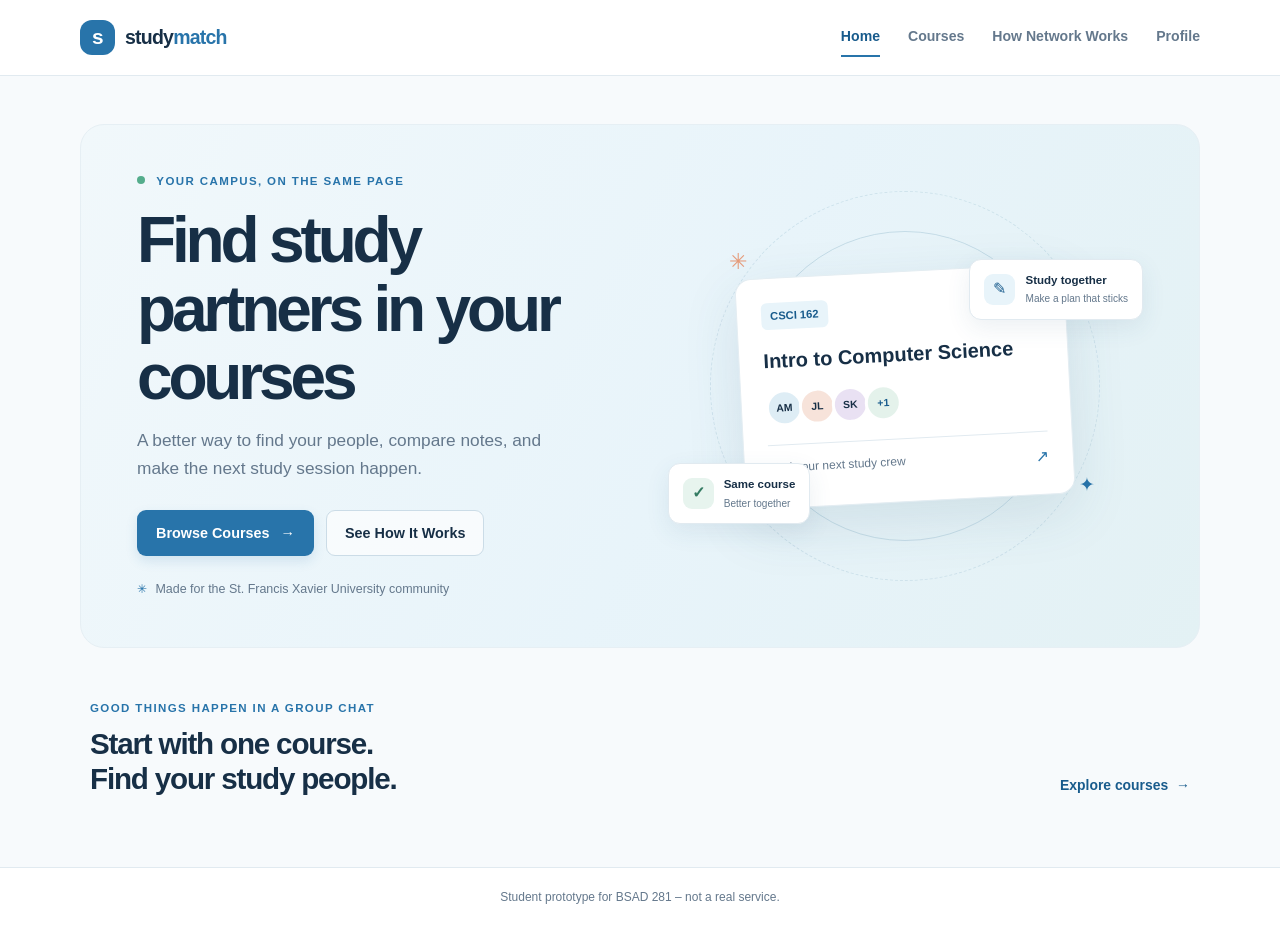
<file: index.html>
<!DOCTYPE html>
<html lang="en">
<head>
  <meta charset="utf-8">
  <meta name="viewport" content="width=device-width, initial-scale=1">
  <meta name="description" content="Find study partners and make your next course feel a little less solo.">
  <title>StudyMatch — Find your study people</title>
  <link rel="stylesheet" href="styles.css">
  <script src="study-match.js" defer></script>
</head>
<body data-page="home">
  <header class="site-header">
    <a class="brand" href="index.html" aria-label="StudyMatch home">
      <span class="brand-mark" aria-hidden="true">s</span>
      <span>study<span class="brand-accent">match</span></span>
    </a>
    <nav class="site-nav" aria-label="Main navigation">
      <a href="index.html">Home</a>
      <a href="courses.html">Courses</a>
      <a href="network.html">How Network Works</a>
      <a href="profile.html">Profile</a>
    </nav>
  </header>

  <main>
    <section class="hero">
      <div class="hero-copy">
        <p class="eyebrow"><span class="eyebrow-dot"></span> Your campus, on the same page</p>
        <h1>Find study partners in your courses</h1>
        <p class="hero-subtitle">A better way to find your people, compare notes, and make the next study session happen.</p>
        <div class="hero-actions">
          <a class="button button-primary" href="courses.html">Browse Courses <span aria-hidden="true">→</span></a>
          <a class="button button-outline" href="network.html">See How It Works</a>
        </div>
        <p class="hero-footnote"><span aria-hidden="true">✳</span> Made for the St. Francis Xavier University community</p>
      </div>
      <div class="hero-art" aria-label="A preview of students connecting to study">
        <div class="art-orbit orbit-one"></div>
        <div class="art-orbit orbit-two"></div>
        <div class="art-card art-card-main">
          <div class="art-card-top"><span class="course-pill">CSCI 162</span><span class="online-dot">● 4 looking</span></div>
          <p class="art-card-title">Intro to Computer Science</p>
          <div class="art-avatars" aria-hidden="true"><span>AM</span><span>JL</span><span>SK</span><span>+1</span></div>
          <p class="art-card-note">Find your next study crew <span aria-hidden="true">↗</span></p>
        </div>
        <div class="art-float float-note"><span class="float-icon">✎</span><span><strong>Study together</strong><small>Make a plan that sticks</small></span></div>
        <div class="art-float float-check"><span class="check-icon" aria-hidden="true">✓</span><span><strong>Same course</strong><small>Better together</small></span></div>
        <span class="art-spark spark-one" aria-hidden="true">✳</span>
        <span class="art-spark spark-two" aria-hidden="true">✦</span>
      </div>
    </section>

    <section class="home-bottom">
      <div>
        <p class="eyebrow">Good things happen in a group chat</p>
        <h2>Start with one course.<br>Find your study people.</h2>
      </div>
      <a class="text-link" href="courses.html">Explore courses <span aria-hidden="true">→</span></a>
    </section>
  </main>

  <footer class="site-footer"><p>Student prototype for BSAD 281 – not a real service.</p></footer>
</body>
</html>
</file>
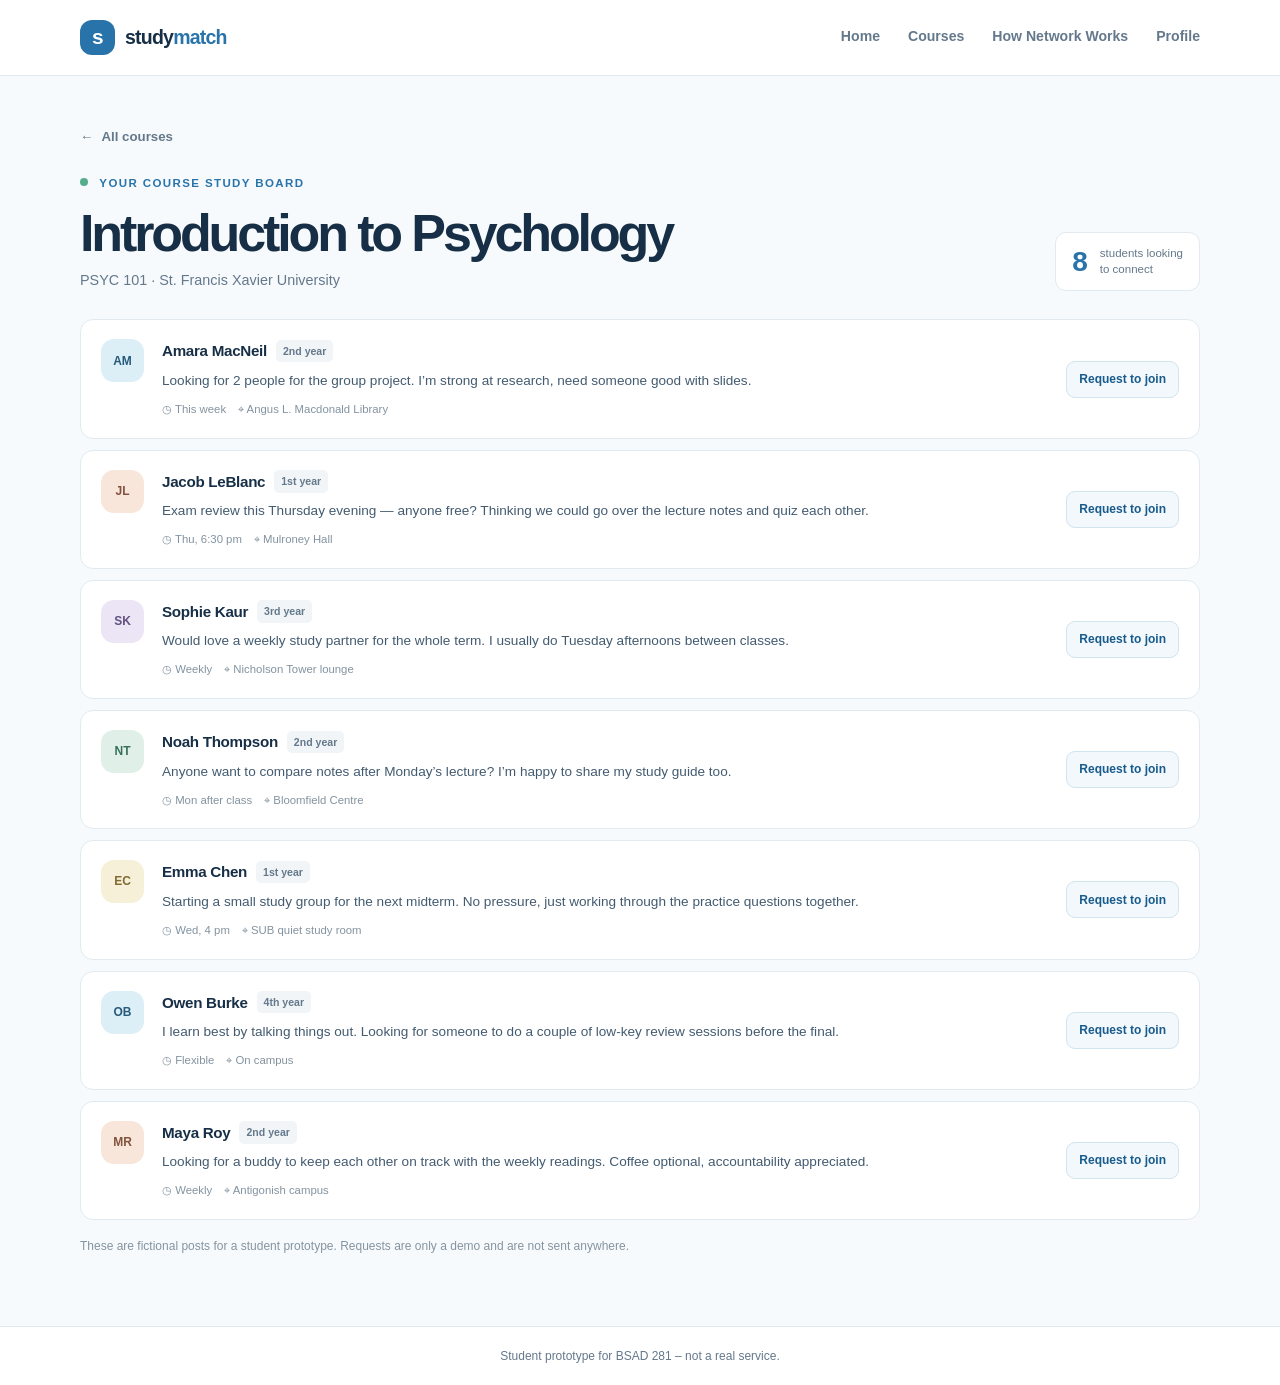
<file: course.html>
<!DOCTYPE html>
<html lang="en">
<head>
  <meta charset="utf-8">
  <meta name="viewport" content="width=device-width, initial-scale=1">
  <meta name="description" content="Find a study partner in your course with StudyMatch.">
  <title>Course Study Board — StudyMatch</title>
  <link rel="stylesheet" href="styles.css">
  <script src="study-match.js" defer></script>
</head>
<body data-page="course">
  <header class="site-header">
    <a class="brand" href="index.html" aria-label="StudyMatch home"><span class="brand-mark" aria-hidden="true">s</span><span>study<span class="brand-accent">match</span></span></a>
    <nav class="site-nav" aria-label="Main navigation">
      <a href="index.html">Home</a><a href="courses.html">Courses</a><a href="network.html">How Network Works</a><a href="profile.html">Profile</a>
    </nav>
  </header>
  <main>
    <a class="back-link" href="courses.html"><span aria-hidden="true">←</span> All courses</a>
    <section class="course-detail-heading">
      <div>
        <p class="eyebrow"><span class="eyebrow-dot"></span> Your course study board</p>
        <h1 id="course-title">Introduction to Psychology</h1>
        <p id="course-subtitle">PSYC 101 <span aria-hidden="true">·</span> St. Francis Xavier University</p>
      </div>
      <div class="board-count"><strong>8</strong><span>students looking<br>to connect</span></div>
    </section>
    <section class="post-list" aria-label="Study partner posts">
      <article class="post-card">
        <div class="post-avatar avatar-blue" aria-hidden="true">AM</div>
        <div class="post-content"><div class="post-byline"><h2>Amara MacNeil</h2><span>2nd year</span></div><p>Looking for 2 people for the group project. I’m strong at research, need someone good with slides.</p><div class="post-meta"><span>◷ This week</span><span>⌖ Angus L. Macdonald Library</span></div></div>
        <button class="button button-small join-button" type="button">Request to join</button>
      </article>
      <article class="post-card">
        <div class="post-avatar avatar-peach" aria-hidden="true">JL</div>
        <div class="post-content"><div class="post-byline"><h2>Jacob LeBlanc</h2><span>1st year</span></div><p>Exam review this Thursday evening — anyone free? Thinking we could go over the lecture notes and quiz each other.</p><div class="post-meta"><span>◷ Thu, 6:30 pm</span><span>⌖ Mulroney Hall</span></div></div>
        <button class="button button-small join-button" type="button">Request to join</button>
      </article>
      <article class="post-card">
        <div class="post-avatar avatar-lilac" aria-hidden="true">SK</div>
        <div class="post-content"><div class="post-byline"><h2>Sophie Kaur</h2><span>3rd year</span></div><p>Would love a weekly study partner for the whole term. I usually do Tuesday afternoons between classes.</p><div class="post-meta"><span>◷ Weekly</span><span>⌖ Nicholson Tower lounge</span></div></div>
        <button class="button button-small join-button" type="button">Request to join</button>
      </article>
      <article class="post-card">
        <div class="post-avatar avatar-mint" aria-hidden="true">NT</div>
        <div class="post-content"><div class="post-byline"><h2>Noah Thompson</h2><span>2nd year</span></div><p>Anyone want to compare notes after Monday’s lecture? I’m happy to share my study guide too.</p><div class="post-meta"><span>◷ Mon after class</span><span>⌖ Bloomfield Centre</span></div></div>
        <button class="button button-small join-button" type="button">Request to join</button>
      </article>
      <article class="post-card">
        <div class="post-avatar avatar-yellow" aria-hidden="true">EC</div>
        <div class="post-content"><div class="post-byline"><h2>Emma Chen</h2><span>1st year</span></div><p>Starting a small study group for the next midterm. No pressure, just working through the practice questions together.</p><div class="post-meta"><span>◷ Wed, 4 pm</span><span>⌖ SUB quiet study room</span></div></div>
        <button class="button button-small join-button" type="button">Request to join</button>
      </article>
      <article class="post-card">
        <div class="post-avatar avatar-blue" aria-hidden="true">OB</div>
        <div class="post-content"><div class="post-byline"><h2>Owen Burke</h2><span>4th year</span></div><p>I learn best by talking things out. Looking for someone to do a couple of low-key review sessions before the final.</p><div class="post-meta"><span>◷ Flexible</span><span>⌖ On campus</span></div></div>
        <button class="button button-small join-button" type="button">Request to join</button>
      </article>
      <article class="post-card">
        <div class="post-avatar avatar-peach" aria-hidden="true">MR</div>
        <div class="post-content"><div class="post-byline"><h2>Maya Roy</h2><span>2nd year</span></div><p>Looking for a buddy to keep each other on track with the weekly readings. Coffee optional, accountability appreciated.</p><div class="post-meta"><span>◷ Weekly</span><span>⌖ Antigonish campus</span></div></div>
        <button class="button button-small join-button" type="button">Request to join</button>
      </article>
    </section>
    <p class="prototype-note">These are fictional posts for a student prototype. Requests are only a demo and are not sent anywhere.</p>
  </main>
  <footer class="site-footer"><p>Student prototype for BSAD 281 – not a real service.</p></footer>
</body>
</html>
</file>
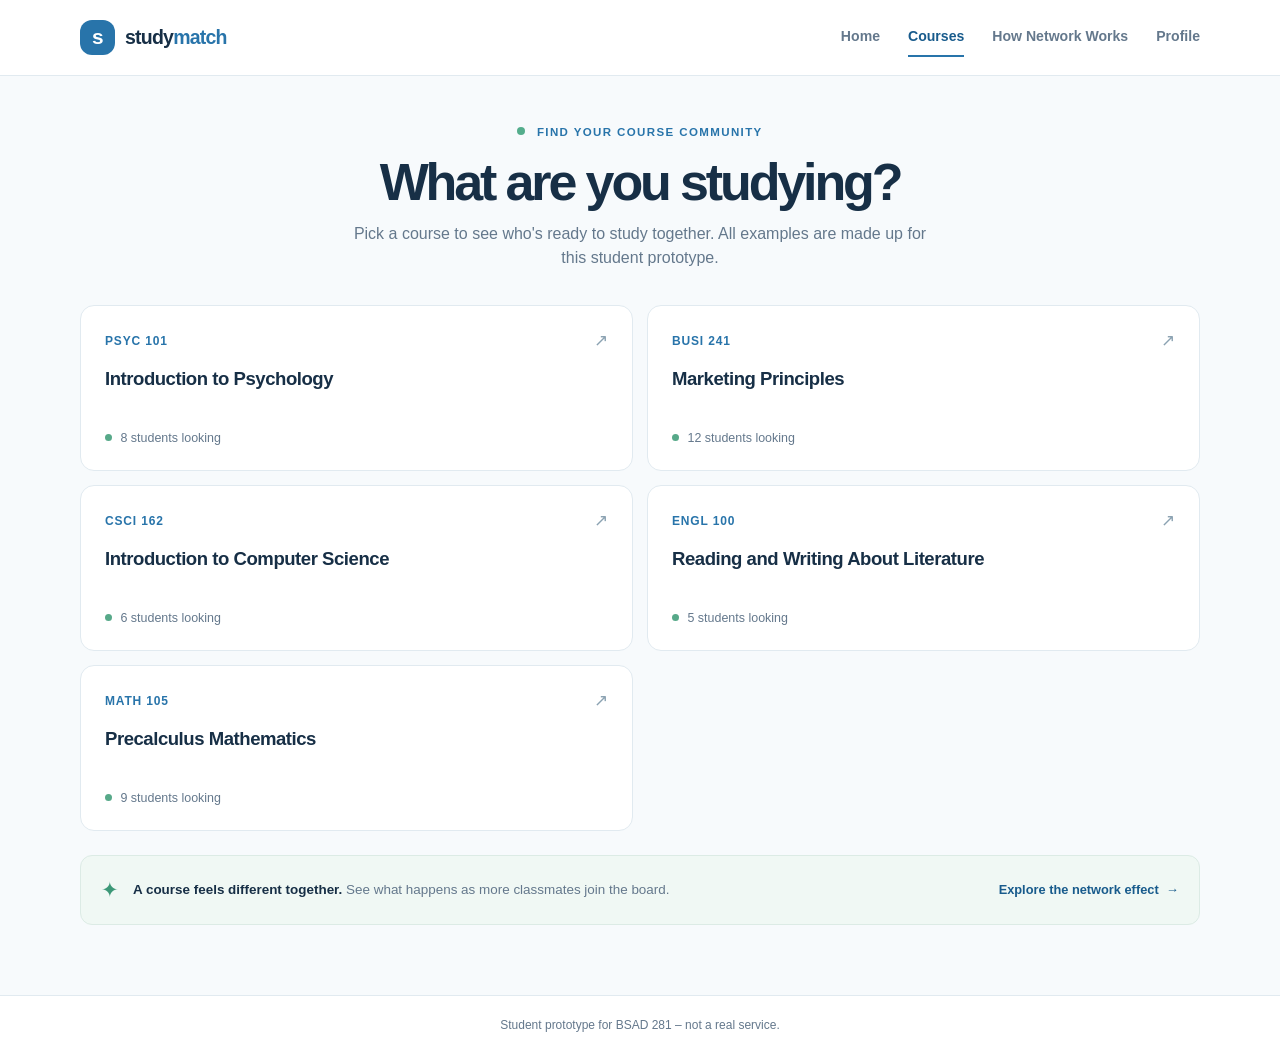
<file: courses.html>
<!DOCTYPE html>
<html lang="en">
<head>
  <meta charset="utf-8">
  <meta name="viewport" content="width=device-width, initial-scale=1">
  <meta name="description" content="Browse courses and find students looking to study together at St. Francis Xavier University.">
  <title>Browse Courses — StudyMatch</title>
  <link rel="stylesheet" href="styles.css">
  <script src="study-match.js" defer></script>
</head>
<body data-page="courses">
  <header class="site-header">
    <a class="brand" href="index.html" aria-label="StudyMatch home"><span class="brand-mark" aria-hidden="true">s</span><span>study<span class="brand-accent">match</span></span></a>
    <nav class="site-nav" aria-label="Main navigation">
      <a href="index.html">Home</a><a href="courses.html">Courses</a><a href="network.html">How Network Works</a><a href="profile.html">Profile</a>
    </nav>
  </header>
  <main>
    <section class="page-heading">
      <p class="eyebrow"><span class="eyebrow-dot"></span> Find your course community</p>
      <h1>What are you studying?</h1>
      <p>Pick a course to see who's ready to study together. All examples are made up for this student prototype.</p>
    </section>
    <section class="course-grid" id="course-list" aria-label="Available courses">
      <a class="course-card" href="course.html?course=PSYC101"><span class="course-card-top"><span class="course-code">PSYC 101</span><span class="course-arrow" aria-hidden="true">↗</span></span><h2>Introduction to Psychology</h2><span class="looking-count"><span class="tiny-dot"></span> 8 students looking</span></a>
      <a class="course-card" href="course.html?course=BUSI241"><span class="course-card-top"><span class="course-code">BUSI 241</span><span class="course-arrow" aria-hidden="true">↗</span></span><h2>Marketing Principles</h2><span class="looking-count"><span class="tiny-dot"></span> 12 students looking</span></a>
      <a class="course-card" href="course.html?course=CSCI162"><span class="course-card-top"><span class="course-code">CSCI 162</span><span class="course-arrow" aria-hidden="true">↗</span></span><h2>Introduction to Computer Science</h2><span class="looking-count"><span class="tiny-dot"></span> 6 students looking</span></a>
      <a class="course-card" href="course.html?course=ENGL100"><span class="course-card-top"><span class="course-code">ENGL 100</span><span class="course-arrow" aria-hidden="true">↗</span></span><h2>Reading and Writing About Literature</h2><span class="looking-count"><span class="tiny-dot"></span> 5 students looking</span></a>
      <a class="course-card" href="course.html?course=MATH105"><span class="course-card-top"><span class="course-code">MATH 105</span><span class="course-arrow" aria-hidden="true">↗</span></span><h2>Precalculus Mathematics</h2><span class="looking-count"><span class="tiny-dot"></span> 9 students looking</span></a>
    </section>
    <aside class="soft-callout">
      <span class="callout-icon" aria-hidden="true">✦</span>
      <p><strong>A course feels different together.</strong> See what happens as more classmates join the board.</p>
      <a class="text-link" href="network.html">Explore the network effect <span aria-hidden="true">→</span></a>
    </aside>
  </main>
  <footer class="site-footer"><p>Student prototype for BSAD 281 – not a real service.</p></footer>
</body>
</html>
</file>
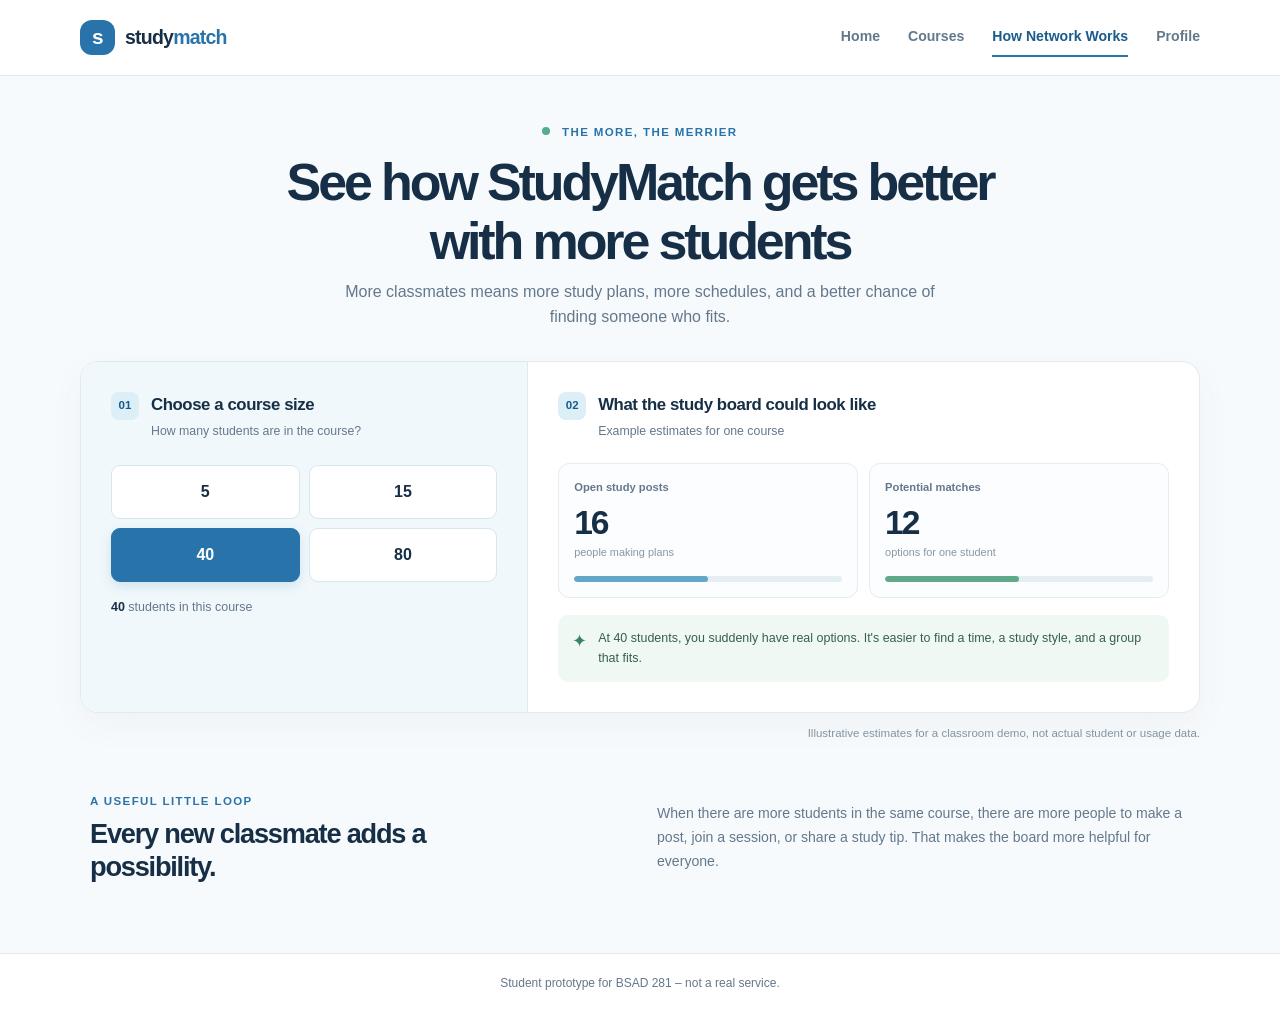
<file: network.html>
<!DOCTYPE html>
<html lang="en">
<head>
  <meta charset="utf-8">
  <meta name="viewport" content="width=device-width, initial-scale=1">
  <meta name="description" content="Explore how more students make StudyMatch more useful for everyone in a course.">
  <title>How the Network Works — StudyMatch</title>
  <link rel="stylesheet" href="styles.css">
  <script src="study-match.js" defer></script>
</head>
<body data-page="network">
  <header class="site-header">
    <a class="brand" href="index.html" aria-label="StudyMatch home"><span class="brand-mark" aria-hidden="true">s</span><span>study<span class="brand-accent">match</span></span></a>
    <nav class="site-nav" aria-label="Main navigation">
      <a href="index.html">Home</a><a href="courses.html">Courses</a><a href="network.html">How Network Works</a><a href="profile.html">Profile</a>
    </nav>
  </header>
  <main>
    <section class="page-heading network-heading">
      <p class="eyebrow"><span class="eyebrow-dot"></span> The more, the merrier</p>
      <h1>See how StudyMatch gets better with more students</h1>
      <p>More classmates means more study plans, more schedules, and a better chance of finding someone who fits.</p>
    </section>
    <section class="network-demo" aria-labelledby="student-count-label">
      <div class="demo-controls">
        <div class="demo-section-label"><span class="step-number">01</span><div><h2 id="student-count-label">Choose a course size</h2><p>How many students are in the course?</p></div></div>
        <div class="student-options" role="group" aria-label="Number of students in the course">
          <button type="button" class="student-option" data-students="5" aria-pressed="false">5</button>
          <button type="button" class="student-option" data-students="15" aria-pressed="false">15</button>
          <button type="button" class="student-option is-selected" data-students="40" aria-pressed="true">40</button>
          <button type="button" class="student-option" data-students="80" aria-pressed="false">80</button>
        </div>
        <p class="students-caption"><strong id="student-count">40</strong> students in this course</p>
      </div>
      <div class="demo-results" aria-live="polite">
        <div class="demo-section-label"><span class="step-number">02</span><div><h2>What the study board could look like</h2><p>Example estimates for one course</p></div></div>
        <div class="metrics-grid">
          <article class="metric-card"><span class="metric-label">Open study posts</span><strong id="open-posts">16</strong><span>people making plans</span><div class="metric-bar"><span id="posts-bar" style="width: 50%"></span></div></article>
          <article class="metric-card"><span class="metric-label">Potential matches</span><strong id="potential-matches">12</strong><span>options for one student</span><div class="metric-bar match-bar"><span id="matches-bar" style="width: 50%"></span></div></article>
        </div>
        <div class="network-insight"><span class="insight-icon" aria-hidden="true">✦</span><p id="network-message">At 40 students, you suddenly have real options. It's easier to find a time, a study style, and a group that fits.</p></div>
      </div>
    </section>
    <p class="estimate-note">Illustrative estimates for a classroom demo, not actual student or usage data.</p>
    <section class="network-explainer"><div><p class="eyebrow">A useful little loop</p><h2>Every new classmate adds a possibility.</h2></div><p>When there are more students in the same course, there are more people to make a post, join a session, or share a study tip. That makes the board more helpful for everyone.</p></section>
  </main>
  <footer class="site-footer"><p>Student prototype for BSAD 281 – not a real service.</p></footer>
</body>
</html>
</file>
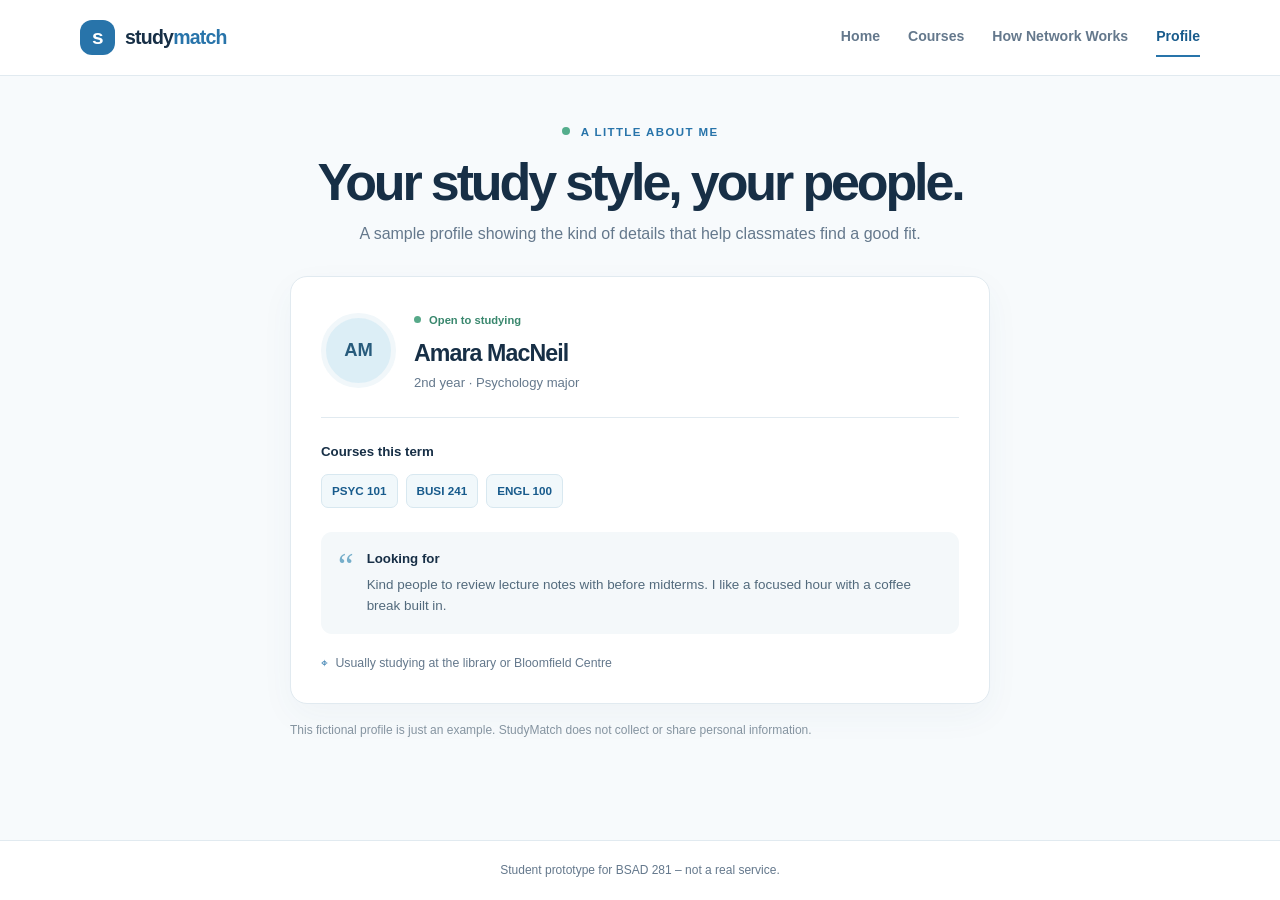
<file: profile.html>
<!DOCTYPE html>
<html lang="en">
<head>
  <meta charset="utf-8">
  <meta name="viewport" content="width=device-width, initial-scale=1">
  <meta name="description" content="Meet a sample StudyMatch student profile.">
  <title>Student Profile — StudyMatch</title>
  <link rel="stylesheet" href="styles.css">
  <script src="study-match.js" defer></script>
</head>
<body data-page="profile">
  <header class="site-header">
    <a class="brand" href="index.html" aria-label="StudyMatch home"><span class="brand-mark" aria-hidden="true">s</span><span>study<span class="brand-accent">match</span></span></a>
    <nav class="site-nav" aria-label="Main navigation">
      <a href="index.html">Home</a><a href="courses.html">Courses</a><a href="network.html">How Network Works</a><a href="profile.html">Profile</a>
    </nav>
  </header>
  <main>
    <section class="page-heading profile-page-heading">
      <p class="eyebrow"><span class="eyebrow-dot"></span> A little about me</p>
      <h1>Your study style, your people.</h1>
      <p>A sample profile showing the kind of details that help classmates find a good fit.</p>
    </section>
    <article class="profile-card">
      <div class="profile-top">
        <div class="profile-avatar" aria-hidden="true">AM</div>
        <div><span class="profile-status"><span class="tiny-dot"></span> Open to studying</span><h2>Amara MacNeil</h2><p>2nd year <span aria-hidden="true">·</span> Psychology major</p></div>
      </div>
      <div class="profile-divider"></div>
      <div class="profile-section"><h3>Courses this term</h3><div class="course-tags"><a href="course.html?course=PSYC101">PSYC 101</a><a href="course.html?course=BUSI241">BUSI 241</a><a href="course.html?course=ENGL100">ENGL 100</a></div></div>
      <div class="profile-section looking-for"><span class="quote-mark" aria-hidden="true">“</span><div><h3>Looking for</h3><p>Kind people to review lecture notes with before midterms. I like a focused hour with a coffee break built in.</p></div></div>
      <div class="profile-location"><span aria-hidden="true">⌖</span> Usually studying at the library or Bloomfield Centre</div>
    </article>
    <p class="prototype-note profile-note">This fictional profile is just an example. StudyMatch does not collect or share personal information.</p>
  </main>
  <footer class="site-footer"><p>Student prototype for BSAD 281 – not a real service.</p></footer>
</body>
</html>
</file>
<file: styles.css>
:root {
  --ink: #172f46;
  --muted: #64788c;
  --blue: #2874aa;
  --blue-deep: #185b8c;
  --sky: #e8f4fa;
  --mint: #e7f4ee;
  --paper: #f7fafc;
  --white: #fff;
  --line: #e1eaf0;
  --coral: #e88b70;
  --font: "Trebuchet MS", "Gill Sans", sans-serif;
}

* { box-sizing: border-box; }
html { min-width: 320px; background: var(--paper); }
body {
  min-height: 100vh;
  display: flex;
  flex-direction: column;
  margin: 0;
  color: var(--ink);
  background: var(--paper);
  font-family: var(--font);
  line-height: 1.55;
}
button, input { font: inherit; }
a { color: inherit; }
a:focus-visible, button:focus-visible {
  outline: 3px solid var(--coral);
  outline-offset: 3px;
}
[hidden] { display: none !important; }

.site-header {
  min-height: 76px;
  display: flex;
  align-items: center;
  justify-content: space-between;
  gap: 24px;
  padding: 12px max(24px, calc((100vw - 1120px) / 2));
  background: var(--white);
  border-bottom: 1px solid var(--line);
}
.brand {
  display: inline-flex;
  align-items: center;
  gap: 10px;
  color: var(--ink);
  font-size: 1.22rem;
  font-weight: 800;
  letter-spacing: -.04em;
  text-decoration: none;
  white-space: nowrap;
}
.brand-mark {
  width: 35px;
  aspect-ratio: 1;
  display: grid;
  place-items: center;
  border-radius: 12px;
  color: var(--white);
  background: var(--blue);
  font-size: 1.3rem;
  font-weight: 800;
}
.brand-accent { color: var(--blue); }
.site-nav { display: flex; align-items: center; gap: 28px; }
.site-nav a {
  padding: 8px 0;
  color: var(--muted);
  font-size: .88rem;
  font-weight: 700;
  text-decoration: none;
  border-bottom: 2px solid transparent;
}
.site-nav a:hover, .site-nav a[aria-current="page"] { color: var(--blue-deep); }
.site-nav a[aria-current="page"] { border-color: var(--blue); }

main {
  width: min(1120px, calc(100% - 48px));
  flex: 1;
  margin: 0 auto;
  padding: 48px 0 70px;
}
.hero {
  min-height: 475px;
  display: grid;
  grid-template-columns: 1.02fr .98fr;
  align-items: center;
  gap: 36px;
  padding: 48px 56px;
  overflow: hidden;
  border: 1px solid #e6eff4;
  border-radius: 24px;
  background: linear-gradient(118deg, #f1f8fb 0%, #e8f4fa 55%, #e3f1f4 100%);
}
.hero-copy { position: relative; z-index: 1; }
.eyebrow {
  margin: 0;
  color: var(--blue);
  font-size: .72rem;
  font-weight: 800;
  letter-spacing: .12em;
  line-height: 1.5;
  text-transform: uppercase;
}
.eyebrow-dot, .tiny-dot, .online-dot::first-letter {
  color: #51a887;
}
.eyebrow-dot {
  display: inline-block;
  width: 8px;
  height: 8px;
  margin: 0 7px 1px 0;
  border-radius: 50%;
  background: #54ad8c;
}
h1, h2, h3, p { overflow-wrap: anywhere; }
.hero h1 {
  max-width: 570px;
  margin: 16px 0 14px;
  font-size: clamp(2.6rem, 5vw, 4.2rem);
  font-weight: 800;
  letter-spacing: -.065em;
  line-height: 1.07;
}
.hero-subtitle {
  max-width: 445px;
  margin: 0;
  color: var(--muted);
  font-size: 1.08rem;
  line-height: 1.65;
}
.hero-actions { display: flex; flex-wrap: wrap; gap: 12px; margin-top: 27px; }
.button {
  min-height: 46px;
  display: inline-flex;
  align-items: center;
  justify-content: center;
  gap: 11px;
  padding: 11px 18px;
  border: 1px solid transparent;
  border-radius: 9px;
  font-size: .9rem;
  font-weight: 800;
  text-decoration: none;
  cursor: pointer;
  transition: background-color .18s ease, transform .18s ease, box-shadow .18s ease;
}
.button:hover:not(:disabled) { transform: translateY(-2px); }
.button-primary { color: var(--white); background: var(--blue); box-shadow: 0 5px 12px #2874aa25; }
.button-primary:hover { background: var(--blue-deep); }
.button-outline { color: var(--ink); background: #ffffffa8; border-color: #cbdce7; }
.button-outline:hover { background: var(--white); }
.hero-footnote { margin: 24px 0 0; color: var(--muted); font-size: .78rem; }
.hero-footnote span { margin-right: 5px; color: var(--blue); }
.hero-art {
  min-height: 345px;
  position: relative;
  display: grid;
  place-items: center;
}
.art-orbit { position: absolute; border: 1px solid #c5dce7; border-radius: 50%; }
.orbit-one { width: 310px; height: 310px; }
.orbit-two { width: 390px; height: 390px; border-style: dashed; opacity: .7; }
.art-card-main {
  position: relative;
  z-index: 1;
  width: min(330px, 85%);
  padding: 24px;
  border: 1px solid #e4edf2;
  border-radius: 16px;
  background: var(--white);
  box-shadow: 0 18px 55px #315c7620;
  transform: rotate(-3deg);
}
.art-card-top { display: flex; justify-content: space-between; gap: 12px; align-items: center; }
.course-pill { padding: 5px 9px; border-radius: 6px; color: var(--blue-deep); background: var(--sky); font-size: .7rem; font-weight: 800; }
.online-dot { color: #39876d; font-size: .67rem; font-weight: 700; }
.art-card-title { margin: 18px 0 15px; font-size: 1.25rem; font-weight: 800; line-height: 1.35; }
.art-avatars { display: flex; padding-left: 4px; }
.art-avatars span {
  width: 37px;
  height: 37px;
  display: grid;
  place-items: center;
  margin-left: -4px;
  border: 3px solid var(--white);
  border-radius: 50%;
  color: var(--ink);
  background: #deedf5;
  font-size: .65rem;
  font-weight: 800;
}
.art-avatars span:nth-child(2) { background: #f7e3da; }
.art-avatars span:nth-child(3) { background: #e9e1f3; }
.art-avatars span:nth-child(4) { color: var(--blue-deep); background: #e4f2eb; }
.art-card-note { display: flex; justify-content: space-between; margin: 18px 0 0; padding-top: 13px; border-top: 1px solid var(--line); color: var(--muted); font-size: .75rem; }
.art-card-note span { color: var(--blue); font-size: 1rem; }
.art-float {
  position: absolute;
  z-index: 2;
  display: flex;
  align-items: center;
  gap: 10px;
  padding: 12px 14px;
  border: 1px solid var(--line);
  border-radius: 12px;
  background: var(--white);
  box-shadow: 0 8px 24px #315c7617;
}
.art-float strong, .art-float small { display: block; }
.art-float strong { font-size: .72rem; }
.art-float small { margin-top: 2px; color: var(--muted); font-size: .63rem; }
.float-note { top: 13%; right: 0; }
.float-check { bottom: 10%; left: 0; }
.float-icon, .check-icon { width: 31px; height: 31px; display: grid; place-items: center; border-radius: 9px; color: var(--blue-deep); background: var(--sky); }
.check-icon { color: #347b62; background: var(--mint); font-weight: 800; }
.art-spark { position: absolute; color: #e69b7a; }
.spark-one { top: 9%; left: 13%; font-size: 1.35rem; }
.spark-two { right: 10%; bottom: 17%; color: var(--blue); font-size: 1.2rem; }
.home-bottom { display: flex; align-items: end; justify-content: space-between; gap: 20px; padding: 52px 10px 0; }
.home-bottom h2 { margin: 8px 0 0; font-size: 1.85rem; letter-spacing: -.04em; line-height: 1.2; }
.text-link { color: var(--blue-deep); font-size: .87rem; font-weight: 800; text-decoration: none; }
.text-link:hover { text-decoration: underline; }
.text-link span { padding-left: 4px; }

.page-heading { max-width: 740px; margin: 0 auto 34px; text-align: center; }
.page-heading h1, .course-detail-heading h1 {
  margin: 12px 0 10px;
  font-size: clamp(2.2rem, 5vw, 3.25rem);
  font-weight: 800;
  letter-spacing: -.06em;
  line-height: 1.12;
}
.page-heading > p:last-child { max-width: 590px; margin: 0 auto; color: var(--muted); }
.course-grid { display: grid; grid-template-columns: repeat(2, minmax(0, 1fr)); gap: 14px; }
.course-card {
  min-height: 166px;
  display: flex;
  flex-direction: column;
  padding: 22px 24px;
  border: 1px solid var(--line);
  border-radius: 14px;
  background: var(--white);
  text-decoration: none;
  transition: border-color .2s ease, transform .2s ease, box-shadow .2s ease;
}
.course-card:hover { transform: translateY(-3px); border-color: #b7d5e4; box-shadow: 0 10px 26px #315c7610; }
.course-card-top { display: flex; justify-content: space-between; align-items: center; }
.course-code { color: var(--blue); font-size: .75rem; font-weight: 800; letter-spacing: .07em; }
.course-arrow { color: #8ba2b2; font-size: 1.05rem; }
.course-card h2 { margin: 13px 0 10px; font-size: 1.16rem; letter-spacing: -.025em; line-height: 1.3; }
.looking-count { margin-top: auto; color: var(--muted); font-size: .78rem; }
.tiny-dot { display: inline-block; width: 7px; height: 7px; margin: 0 5px 1px 0; border-radius: 50%; background: #57a989; }
.soft-callout { display: flex; align-items: center; gap: 14px; margin-top: 24px; padding: 18px 20px; border: 1px solid #dcebe5; border-radius: 12px; background: #f0f8f4; }
.callout-icon { color: #3c9877; font-size: 1.3rem; }
.soft-callout p { flex: 1; margin: 0; color: var(--muted); font-size: .84rem; }
.soft-callout p strong { color: var(--ink); }
.soft-callout .text-link { white-space: nowrap; font-size: .8rem; }

.back-link { display: inline-block; margin-bottom: 27px; color: var(--muted); font-size: .83rem; font-weight: 700; text-decoration: none; }
.back-link:hover { color: var(--blue); }
.back-link span { margin-right: 5px; }
.course-detail-heading { display: flex; justify-content: space-between; align-items: end; gap: 24px; margin-bottom: 28px; }
.course-detail-heading h1 { max-width: 720px; margin-bottom: 7px; }
.course-detail-heading > div:first-child > p:last-child { margin: 0; color: var(--muted); font-size: .9rem; }
.board-count { display: flex; align-items: center; gap: 12px; flex-shrink: 0; padding: 13px 16px; border: 1px solid var(--line); border-radius: 11px; background: var(--white); }
.board-count strong { color: var(--blue); font-size: 1.75rem; line-height: 1; }
.board-count span { color: var(--muted); font-size: .72rem; line-height: 1.35; }
.post-list { display: grid; gap: 11px; }
.post-card { display: grid; grid-template-columns: 46px minmax(0, 1fr) auto; align-items: start; gap: 15px; padding: 19px 20px; border: 1px solid var(--line); border-radius: 13px; background: var(--white); }
.post-avatar { width: 43px; height: 43px; display: grid; place-items: center; border-radius: 13px; color: #275b7c; font-size: .75rem; font-weight: 800; }
.avatar-blue { background: #dceef6; }
.avatar-peach { color: #81533e; background: #f8e6db; }
.avatar-lilac { color: #625180; background: #ece5f5; }
.avatar-mint { color: #36705d; background: #e0f0e8; }
.avatar-yellow { color: #826b31; background: #f6f0d8; }
.post-content { min-width: 0; }
.post-byline { display: flex; align-items: center; flex-wrap: wrap; gap: 9px; }
.post-byline h2 { margin: 0; font-size: .95rem; letter-spacing: -.02em; }
.post-byline span { padding: 3px 7px; border-radius: 5px; color: var(--muted); background: #f1f5f7; font-size: .66rem; font-weight: 700; }
.post-content > p { margin: 7px 0 10px; color: #435b70; font-size: .85rem; line-height: 1.55; }
.post-meta { display: flex; flex-wrap: wrap; gap: 12px; color: #8393a0; font-size: .71rem; }
.button-small { min-height: 37px; align-self: center; padding: 8px 12px; color: var(--blue-deep); background: #f2f8fb; border-color: #d2e4ed; font-size: .75rem; white-space: nowrap; }
.button-small:hover:not(:disabled) { background: #e7f3f8; }
.button-small:disabled { color: #397b63; background: var(--mint); border-color: #d5ebdf; cursor: default; }
.prototype-note { margin: 17px 0 0; color: #8594a0; font-size: .75rem; }

.network-heading { max-width: 790px; margin-bottom: 32px; }
.network-demo { display: grid; grid-template-columns: .8fr 1.2fr; overflow: hidden; border: 1px solid var(--line); border-radius: 18px; background: var(--white); box-shadow: 0 12px 35px #315c760b; }
.demo-controls, .demo-results { padding: 30px; }
.demo-controls { background: #f1f8fb; border-right: 1px solid var(--line); }
.demo-results { min-width: 0; }
.demo-section-label { display: flex; gap: 12px; align-items: flex-start; }
.step-number { width: 28px; height: 28px; flex: 0 0 28px; display: grid; place-items: center; border-radius: 8px; color: var(--blue-deep); background: #dceef6; font-size: .72rem; font-weight: 800; }
.demo-section-label h2 { margin: 0; font-size: 1.05rem; letter-spacing: -.025em; }
.demo-section-label p { margin: 4px 0 0; color: var(--muted); font-size: .77rem; }
.student-options { display: grid; grid-template-columns: repeat(2, minmax(0, 1fr)); gap: 9px; margin-top: 24px; }
.student-option { min-height: 54px; border: 1px solid #d8e6ed; border-radius: 9px; color: var(--ink); background: var(--white); font-size: 1rem; font-weight: 800; cursor: pointer; transition: background .16s ease, border-color .16s ease, color .16s ease; }
.student-option:hover { border-color: #8cb8cd; }
.student-option.is-selected { color: var(--white); background: var(--blue); border-color: var(--blue); box-shadow: 0 4px 12px #2874aa2b; }
.students-caption { margin: 16px 0 0; color: var(--muted); font-size: .78rem; }
.students-caption strong { color: var(--ink); }
.metrics-grid { display: grid; grid-template-columns: repeat(2, minmax(0, 1fr)); gap: 11px; margin-top: 22px; }
.metric-card { min-width: 0; display: flex; flex-direction: column; padding: 15px; border: 1px solid #e5edf1; border-radius: 11px; background: #fbfdfe; }
.metric-label { color: var(--muted); font-size: .7rem; font-weight: 700; }
.metric-card strong { margin-top: 9px; font-size: 2.1rem; letter-spacing: -.06em; line-height: 1; }
.metric-card > span:nth-of-type(2) { margin-top: 5px; color: #8998a4; font-size: .68rem; }
.metric-bar { height: 6px; overflow: hidden; margin-top: 15px; border-radius: 6px; background: #e5eef2; }
.metric-bar > span { height: 100%; display: block; border-radius: inherit; background: #62a8c6; transition: width .25s ease; }
.metric-bar.match-bar > span { background: #60aa8b; }
.network-insight { display: flex; gap: 11px; align-items: flex-start; margin-top: 17px; padding: 14px; border-radius: 10px; background: #eff8f3; }
.insight-icon { color: #388563; font-size: 1.1rem; line-height: 1.4; }
.network-insight p { margin: 0; color: #365f4d; font-size: .78rem; line-height: 1.55; }
.estimate-note { margin: 12px 0 0; color: #8594a0; font-size: .72rem; text-align: right; }
.network-explainer { display: grid; grid-template-columns: 1fr 1fr; align-items: center; gap: 34px; margin-top: 50px; padding: 0 10px; }
.network-explainer h2 { max-width: 440px; margin: 8px 0 0; font-size: 1.7rem; letter-spacing: -.045em; line-height: 1.2; }
.network-explainer > p { margin: 0; color: var(--muted); font-size: .88rem; line-height: 1.7; }

.profile-page-heading { margin-bottom: 30px; }
.profile-card { max-width: 700px; margin: 0 auto; padding: 30px; border: 1px solid var(--line); border-radius: 17px; background: var(--white); box-shadow: 0 12px 35px #315c760b; }
.profile-top { display: flex; align-items: center; gap: 18px; }
.profile-avatar { width: 75px; height: 75px; display: grid; place-items: center; border: 5px solid #f1f7fa; border-radius: 50%; color: #275b7c; background: #dceef6; font-size: 1.15rem; font-weight: 800; }
.profile-status { color: #39876d; font-size: .7rem; font-weight: 800; }
.profile-status .tiny-dot { margin-right: 5px; }
.profile-top h2 { margin: 4px 0 1px; font-size: 1.45rem; letter-spacing: -.04em; }
.profile-top p { margin: 0; color: var(--muted); font-size: .82rem; }
.profile-divider { height: 1px; margin: 24px 0; background: var(--line); }
.profile-section h3 { margin: 0 0 11px; font-size: .83rem; }
.course-tags { display: flex; flex-wrap: wrap; gap: 8px; }
.course-tags a { padding: 7px 10px; border: 1px solid #d8e8f0; border-radius: 7px; color: var(--blue-deep); background: #f1f8fb; font-size: .73rem; font-weight: 800; text-decoration: none; }
.course-tags a:hover { background: #e2f1f7; }
.looking-for { display: flex; gap: 13px; margin-top: 24px; padding: 17px; border-radius: 11px; background: #f4f8fa; }
.quote-mark { color: #75aeca; font-family: Georgia, serif; font-size: 2.2rem; line-height: 1; }
.looking-for h3 { margin: 0 0 4px; }
.looking-for p { margin: 0; color: #526a7c; font-size: .84rem; line-height: 1.6; }
.profile-location { margin-top: 20px; color: var(--muted); font-size: .77rem; }
.profile-location span { margin-right: 4px; color: var(--blue); }
.profile-note { max-width: 700px; margin-right: auto; margin-left: auto; }

.site-footer { padding: 20px 24px; border-top: 1px solid var(--line); background: var(--white); text-align: center; }
.site-footer p { margin: 0; color: var(--muted); font-size: .75rem; }

@media (max-width: 760px) {
  .site-header { min-height: auto; flex-direction: column; align-items: flex-start; gap: 12px; padding: 14px 22px 10px; }
  .site-nav { width: 100%; justify-content: space-between; gap: 10px; }
  .site-nav a { font-size: .76rem; }
  main { width: min(100% - 36px, 620px); padding: 34px 0 52px; }
  .hero { grid-template-columns: 1fr; gap: 8px; padding: 34px 28px 20px; }
  .hero h1 { max-width: 540px; font-size: clamp(2.6rem, 9vw, 3.6rem); }
  .hero-art { min-height: 300px; }
  .orbit-one { width: 270px; height: 270px; }
  .orbit-two { width: 335px; height: 335px; }
  .float-note { top: 8%; right: 1%; }
  .float-check { bottom: 4%; left: 1%; }
  .home-bottom { padding-top: 36px; }
  .network-demo { grid-template-columns: 1fr; }
  .demo-controls { border-right: 0; border-bottom: 1px solid var(--line); }
  .student-options { grid-template-columns: repeat(4, minmax(0, 1fr)); }
  .network-explainer { gap: 20px; margin-top: 38px; }
}
@media (max-width: 520px) {
  .site-header { padding-right: 16px; padding-left: 16px; }
  .site-nav { gap: 7px; }
  .site-nav a { font-size: .68rem; }
  main { width: calc(100% - 32px); padding-top: 28px; }
  .hero { padding: 29px 20px 12px; border-radius: 17px; }
  .hero h1 { font-size: 2.7rem; }
  .hero-subtitle { font-size: .97rem; }
  .hero-actions { align-items: stretch; flex-direction: column; }
  .hero-actions .button { width: 100%; }
  .hero-footnote { font-size: .7rem; }
  .hero-art { min-height: 270px; }
  .orbit-one { width: 225px; height: 225px; }
  .orbit-two { width: 280px; height: 280px; }
  .art-card-main { width: min(295px, 86%); padding: 19px; }
  .float-note { top: 3%; }
  .float-check { bottom: 1%; }
  .art-float { padding: 9px 10px; }
  .home-bottom { align-items: flex-start; flex-direction: column; padding-right: 2px; padding-left: 2px; }
  .home-bottom h2 { font-size: 1.6rem; }
  .page-heading h1, .course-detail-heading h1 { font-size: 2.25rem; }
  .course-grid { grid-template-columns: 1fr; gap: 10px; }
  .course-card { min-height: 145px; padding: 19px; }
  .soft-callout { align-items: flex-start; flex-wrap: wrap; gap: 10px; padding: 15px; }
  .soft-callout p { flex-basis: calc(100% - 34px); }
  .soft-callout .text-link { margin-left: 34px; }
  .course-detail-heading { align-items: flex-start; flex-direction: column; gap: 15px; }
  .board-count { padding: 10px 13px; }
  .post-card { grid-template-columns: 39px minmax(0, 1fr); gap: 10px; padding: 15px; }
  .post-avatar { width: 38px; height: 38px; }
  .post-content > p { font-size: .8rem; }
  .post-meta { gap: 7px 10px; font-size: .66rem; }
  .join-button { grid-column: 2; justify-self: start; margin-top: 2px; }
  .demo-controls, .demo-results { padding: 22px 18px; }
  .metrics-grid { gap: 8px; }
  .metric-card { padding: 12px; }
  .metric-card strong { font-size: 1.85rem; }
  .network-explainer { grid-template-columns: 1fr; gap: 10px; padding: 0 2px; }
  .profile-card { padding: 22px 18px; }
}

@media (prefers-reduced-motion: reduce) {
  *, *::before, *::after { scroll-behavior: auto !important; transition-duration: .01ms !important; }
}
</file>
